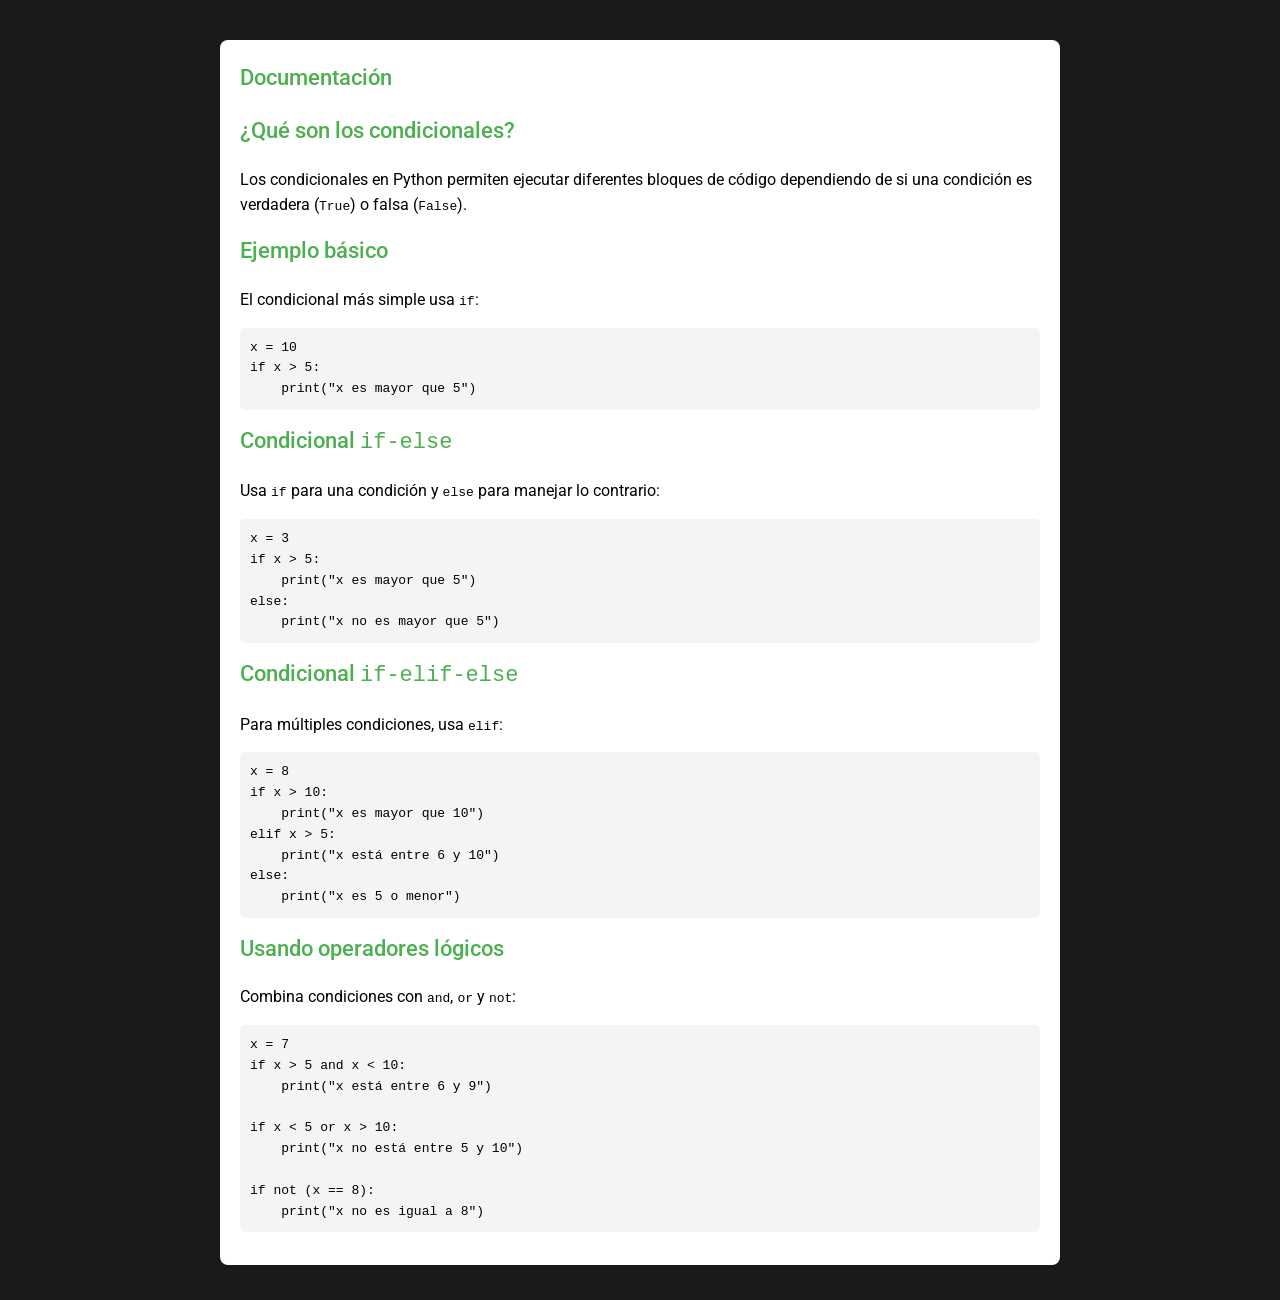
<file: documentation.html>
<!DOCTYPE html>
<html lang="en">
<head>
    <meta charset="UTF-8">
    <meta name="viewport" content="width=device-width, initial-scale=1.0">
    <title>Document</title>

    <link rel="stylesheet" href="styles.css">
</head>
<body >
    <div class="container">
    <h2>Documentación</h2>
        <section>
            <h2>¿Qué son los condicionales?</h2>
            <p>Los condicionales en Python permiten ejecutar diferentes bloques de código dependiendo de si una condición es verdadera (<code>True</code>) o falsa (<code>False</code>).</p>
        </section>

        <section>
            <h2>Ejemplo básico</h2>
            <div class="example">
                <p>El condicional más simple usa <code>if</code>:</p>
                <pre><code class="language-python">x = 10
if x > 5:
    print("x es mayor que 5")</code></pre>
            </div>
        </section>

        <section>
            <h2>Condicional <code>if-else</code></h2>
            <div class="example">
                <p>Usa <code>if</code> para una condición y <code>else</code> para manejar lo contrario:</p>
                <pre><code class="language-python">x = 3
if x > 5:
    print("x es mayor que 5")
else:
    print("x no es mayor que 5")</code></pre>
            </div>
        </section>

        <section>
            <h2>Condicional <code>if-elif-else</code></h2>
            <div class="example">
                <p>Para múltiples condiciones, usa <code>elif</code>:</p>
                <pre><code class="language-python">x = 8
if x > 10:
    print("x es mayor que 10")
elif x > 5:
    print("x está entre 6 y 10")
else:
    print("x es 5 o menor")</code></pre>
            </div>
        </section>

        <section>
            <h2>Usando operadores lógicos</h2>
            <div class="example">
                <p>Combina condiciones con <code>and</code>, <code>or</code> y <code>not</code>:</p>
                <pre><code class="language-python">x = 7
if x > 5 and x < 10:
    print("x está entre 6 y 9")

if x < 5 or x > 10:
    print("x no está entre 5 y 10")

if not (x == 8):
    print("x no es igual a 8")</code></pre>
            </div>
        </section>
        </div>
</body>
</html>
</file>
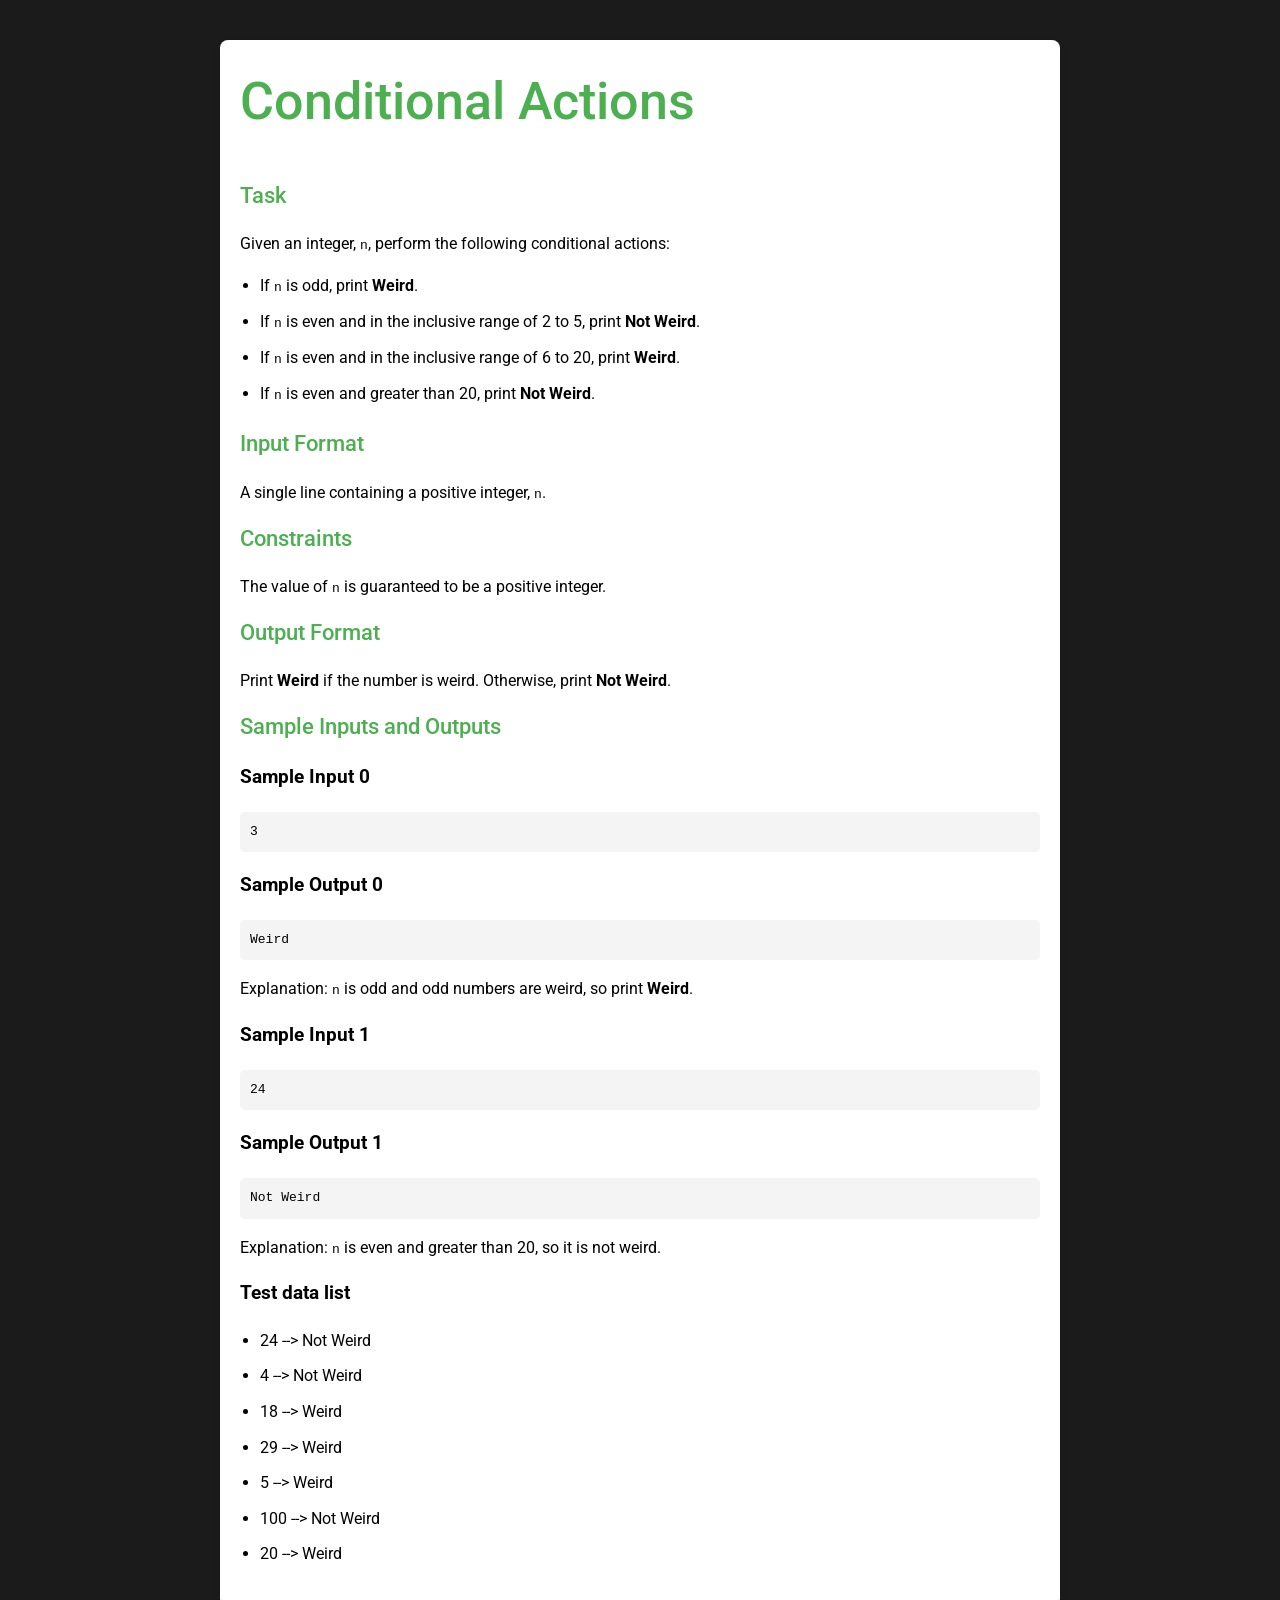
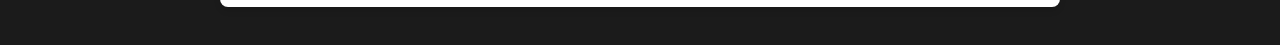
<file: instuctions.html>
<!DOCTYPE html>
<html lang="en">
<head>
    <meta charset="UTF-8">
    <meta name="viewport" content="width=device-width, initial-scale=1.0">
    <title>Document</title>

    <link rel="stylesheet" href="styles.css">
</head>
<body>
    <div class="container">
        <h1>Conditional Actions</h1>

        <h2>Task</h2>
        <p>Given an integer, <code>n</code>, perform the following conditional actions:</p>

        <ul>
            <li>If <code>n</code> is odd, print <strong>Weird</strong>.</li>
            <li>If <code>n</code> is even and in the inclusive range of 2 to 5, print <strong>Not Weird</strong>.</li>
            <li>If <code>n</code> is even and in the inclusive range of 6 to 20, print <strong>Weird</strong>.</li>
            <li>If <code>n</code> is even and greater than 20, print <strong>Not Weird</strong>.</li>
        </ul>

        <h2>Input Format</h2>
        <p>A single line containing a positive integer, <code>n</code>.</p>

        <h2>Constraints</h2>
        <p>The value of <code>n</code> is guaranteed to be a positive integer.</p>

        <h2>Output Format</h2>
        <p>Print <strong>Weird</strong> if the number is weird. Otherwise, print <strong>Not Weird</strong>.</p>

        <h2>Sample Inputs and Outputs</h2>

        <h3>Sample Input 0</h3>
        <pre>3</pre>
        <h3>Sample Output 0</h3>
        <pre>Weird</pre>
        <p>Explanation: <code>n</code> is odd and odd numbers are weird, so print <strong>Weird</strong>.</p>

        <h3>Sample Input 1</h3>
        <pre>24</pre>
        <h3>Sample Output 1</h3>
        <pre>Not Weird</pre>
        <p>Explanation: <code>n</code> is even and greater than 20, so it is not weird.</p>

        <h3>Test data list</h3>
        <ul>
            <li> 24 -->  Not Weird</li>
            <li> 4 -->   Not Weird</li>
            <li> 18 -->  Weird</li>
            <li> 29 -->  Weird</li>
            <li> 5 -->   Weird</li>
            <li> 100 --> Not Weird</li>
            <li> 20 -->  Weird</li>
        </ul>
    </div>
</body>
</html>
</file>
<file: styles.css>
/* Uso de la fuente Roboto desde Google Fonts */
@import url('https://fonts.googleapis.com/css2?family=Roboto:wght@400;500;700&display=swap');

body {
    background-color:rgb(27, 27, 27);
    color: #ffffff;
    font-family: 'Roboto', sans-serif;
    margin: 0;
    padding: 20px;
    line-height: 1.6;
}

.container {
    background-color: #1e1e1e;
    border-radius: 8px;
    padding: 20px;
    margin-bottom: 20px;
    box-shadow: 0 4px 8px rgba(0, 0, 0, 0.2);
}

#pinContainer{
max-width: 800px;
color: black;
margin: 20px auto;
padding: 20px;
background: white;
border-radius: 8px;
box-shadow: 0 4px 6px rgba(0, 0, 0, 0.1);
}
h1, h2 {
    color: #ffcc00;
    margin-top: 0;
    font-weight: 500;
}

h1 {
    font-size: 52px;
}

h2 {
    font-size: 22px;
}

p {
    margin-bottom: 15px;
}

input, textarea {
    background-color: #333333;
    color: #ffffff;
    border: 1px solid #555555;
    padding: 12px;
    width: calc(100% - 24px);
    margin-bottom: 15px;
    border-radius: 4px;
    font-size: 16px;
    font-family: 'Roboto', sans-serif;
}

input::placeholder, textarea::placeholder {
    color: #aaaaaa;
}

button {
    background-color: #ffcc00;
    color: #121212;
    border: none;
    padding: 12px 24px;
    cursor: pointer;
    border-radius: 4px;
    transition: background-color 0.3s ease, transform 0.3s ease;
    font-weight: 500;
    font-size: 16px;
}
label{
font-size: 30px !important;
color: yellow;  
}

#timer{
font-size: 30px !important;
}
#warning {
    color: #ff4d4d;
    shadow: #ff4d4d;
}
button:hover {
    background-color: #e6b800;
    transform: scale(1.05);
}

button:active {
    transform: scale(1);
}

.error-message {
    color: #ff4d4d;
    display: none;
    margin-top: 10px;
    font-size: 14px;
}

#error-message {
    color: red;
}

#examContent {
    display: none;
}

iframe {
    border: 2px solid #555555;
    border-radius: 4px;
    margin-top: 15px;
    transition: transform 0.3s ease;
}


textarea {
    resize: vertical;
    height: 200px;
}

label {
    font-size: 16px;
    font-weight: 500;
}

#timer, #warning {
    font-size: 18px;
    margin-top: 20px;
}

ul, ol {
    padding-left: 20px;
    margin-bottom: 20px;
}

ul li, ol li {
    margin-bottom: 10px;
}

        .container {
            max-width: 800px;
            color: black;
            margin: 20px auto;
            padding: 20px;
            background: white;
            border-radius: 8px;
            box-shadow: 0 4px 6px rgba(0, 0, 0, 0.1);
        }
        h1, h2 {
            color: #4CAF50;
        }
        .error-message {
            color: red;
            font-size: 0.9em;
            display: none;
        }
        input[type="text"], input[type="password"] {
            width: calc(100% - 20px);
            padding: 10px;
            margin: 10px 0;
            border: 1px solid #ccc;
            border-radius: 5px;
        }
        button {
            background-color: #4CAF50;
            color: white;
            padding: 10px 20px;
            border: none;
            border-radius: 5px;
            cursor: pointer;
        }
        button:hover {
            background-color: #45a049;
        }
        pre {
            background: #f4f4f4;
            padding: 10px;
            border-radius: 5px;
            overflow-x: auto;
        }
        textarea {
            width: calc(100% - 20px);
            padding: 10px;
            margin: 10px 0;
            border: 1px solid #ccc;
            border-radius: 5px;
            resize: vertical;
        }
        footer {
            text-align: center;
            margin-top: 20px;
            color: #777;
        }
</file>
